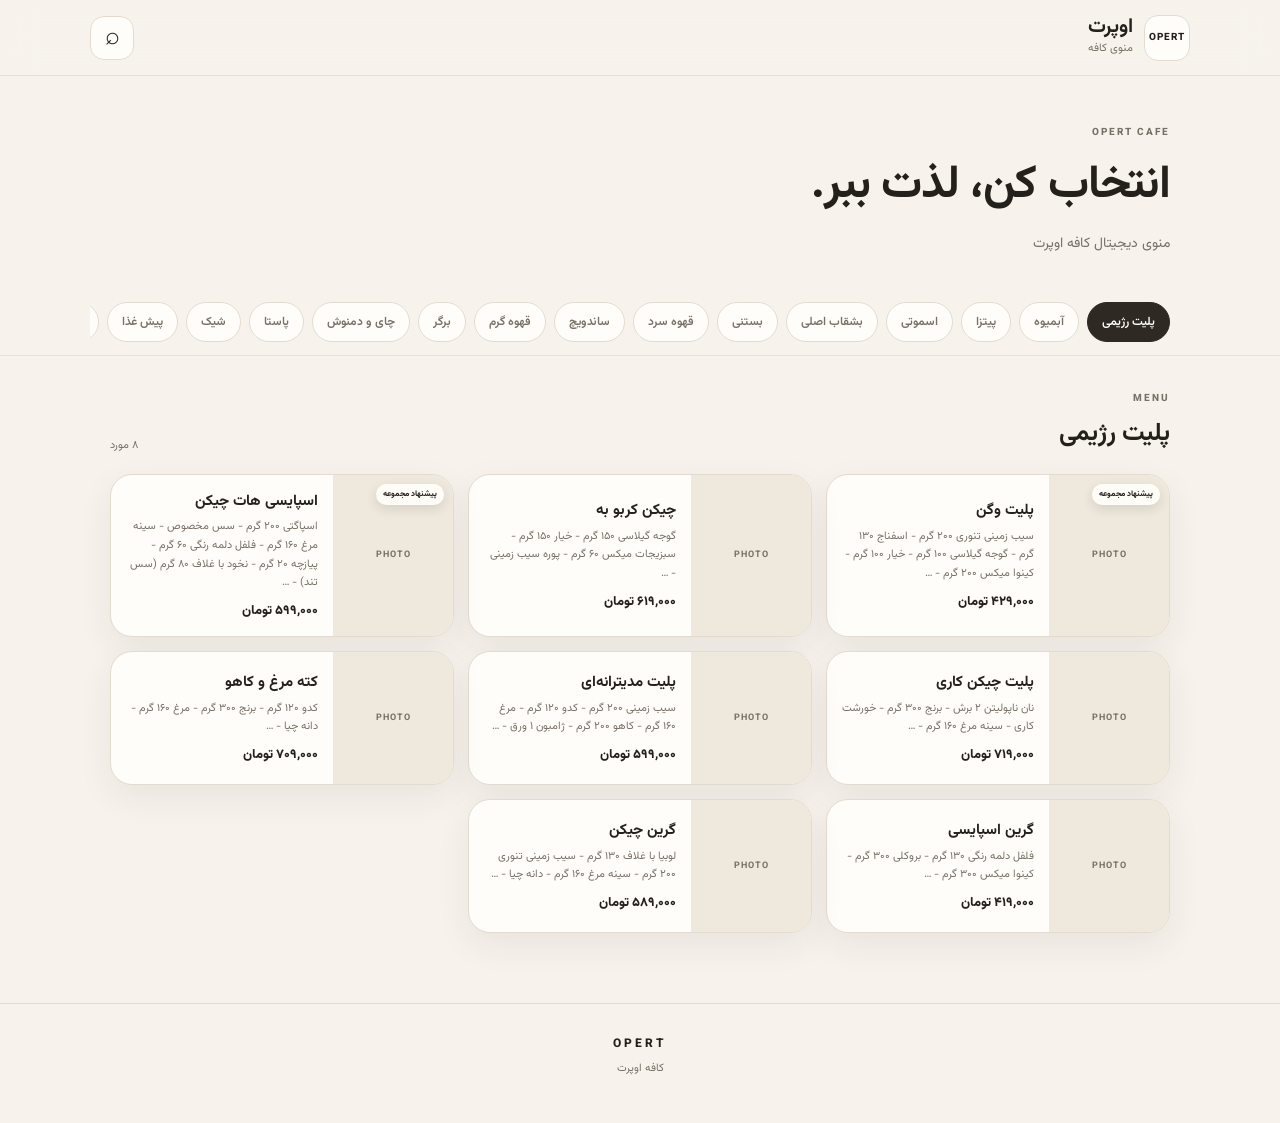
<file: index.html>
<!DOCTYPE html>
<html lang="fa" dir="rtl">
<head>
  <meta charset="UTF-8">
  <meta name="viewport" content="width=device-width, initial-scale=1.0">
  <meta name="theme-color" content="#f7f3ec">
  <meta name="description" content="منوی دیجیتال کافه اوپرت">
  <title>کافه اوپرت | منو</title>
  <link rel="stylesheet" href="style.css">
</head>
<body>
  <header class="site-header">
    <div class="brand">
      <div class="logo-placeholder" aria-label="جای لوگوی اوپرت">OPERT</div>
      <div>
        <h1>اوپرت</h1>
        <p>منوی کافه</p>
      </div>
    </div>

    <button class="search-toggle" id="searchToggle" aria-label="باز کردن جستجو" aria-expanded="false">
      <span>⌕</span>
    </button>
  </header>

  <main>
    <section class="hero">
      <p class="eyebrow">OPERT CAFE</p>
      <h2>انتخاب کن، لذت ببر.</h2>
      <p class="hero-text">منوی دیجیتال کافه اوپرت</p>
    </section>

    <section class="search-panel" id="searchPanel" hidden>
      <label for="searchInput">جستجو در منو</label>
      <div class="search-box">
        <span>⌕</span>
        <input id="searchInput" type="search" placeholder="مثلاً اسپرسو، پیتزا..." autocomplete="off">
        <button id="clearSearch" type="button" aria-label="پاک کردن جستجو">×</button>
      </div>
    </section>

    <nav class="categories" aria-label="دسته‌بندی‌های منو">
      <div class="category-scroll" id="categoryScroll"></div>
    </nav>

    <section class="menu-section">
      <div class="section-heading">
        <div>
          <p class="section-kicker">MENU</p>
          <h2 id="sectionTitle">قهوه گرم</h2>
        </div>
        <span class="item-count" id="itemCount"></span>
      </div>

      <div class="products" id="products"></div>
      <div class="empty-state" id="emptyState" hidden>
        موردی برای نمایش پیدا نشد.
      </div>
    </section>
  </main>

  <footer class="site-footer">
    <div class="footer-mark">OPERT</div>
    <p>کافه اوپرت</p>
  </footer>

  <script src="script.js"></script>
</body>
</html>
</file>
<file: style.css>
@import url('https://fonts.googleapis.com/css2?family=Vazirmatn:wght@400;500;600;700;800&display=swap');

:root {
  --bg: #f7f3ec;
  --surface: #fffdf9;
  --surface-2: #eee8dd;
  --text: #24211d;
  --muted: #777067;
  --border: #e3dbcf;
  --accent: #2e2923;
  --shadow: 0 12px 35px rgba(43, 35, 27, .07);
  --radius: 22px;
}

* {
  box-sizing: border-box;
}

html {
  scroll-behavior: smooth;
}

body {
  margin: 0;
  background: var(--bg);
  color: var(--text);
  font-family: "Vazirmatn", Tahoma, sans-serif;
  line-height: 1.7;
}

button,
input {
  font: inherit;
}

button {
  cursor: pointer;
}

.site-header {
  position: sticky;
  top: 0;
  z-index: 50;
  display: flex;
  align-items: center;
  justify-content: space-between;
  min-height: 76px;
  padding: 12px max(18px, calc((100vw - 1100px) / 2));
  background: rgba(247, 243, 236, .92);
  backdrop-filter: blur(16px);
  border-bottom: 1px solid rgba(227, 219, 207, .8);
}

.brand {
  display: flex;
  align-items: center;
  gap: 11px;
}

.logo-placeholder {
  width: 46px;
  height: 46px;
  display: grid;
  place-items: center;
  border: 1px solid var(--border);
  border-radius: 14px;
  background: var(--surface);
  font-size: 10px;
  font-weight: 800;
  letter-spacing: 1px;
}

.brand h1 {
  margin: 0;
  font-size: 20px;
  line-height: 1.1;
}

.brand p {
  margin: 2px 0 0;
  color: var(--muted);
  font-size: 11px;
}

.search-toggle {
  width: 44px;
  height: 44px;
  border: 1px solid var(--border);
  border-radius: 14px;
  background: var(--surface);
  color: var(--text);
  font-size: 25px;
  line-height: 1;
}

.hero {
  max-width: 1100px;
  margin: 0 auto;
  padding: 48px 20px 34px;
}

.eyebrow,
.section-kicker {
  margin: 0 0 6px;
  color: var(--muted);
  font-size: 10px;
  font-weight: 800;
  letter-spacing: 2px;
  direction: ltr;
  text-align: right;
}

.hero h2 {
  margin: 0;
  font-size: clamp(28px, 7vw, 46px);
  letter-spacing: -.8px;
}

.hero-text {
  margin: 8px 0 0;
  color: var(--muted);
  font-size: 14px;
}

.search-panel {
  max-width: 1100px;
  margin: -8px auto 20px;
  padding: 0 20px;
}

.search-panel label {
  display: block;
  margin-bottom: 7px;
  font-size: 12px;
  font-weight: 700;
}

.search-box {
  display: flex;
  align-items: center;
  gap: 8px;
  padding: 5px 12px;
  background: var(--surface);
  border: 1px solid var(--border);
  border-radius: 15px;
}

.search-box > span {
  font-size: 23px;
  color: var(--muted);
}

.search-box input {
  min-width: 0;
  flex: 1;
  padding: 10px 2px;
  border: 0;
  outline: 0;
  background: transparent;
  color: var(--text);
}

.search-box button {
  border: 0;
  background: transparent;
  color: var(--muted);
  font-size: 22px;
}

.categories {
  position: sticky;
  top: 76px;
  z-index: 40;
  padding: 11px 0;
  background: rgba(247, 243, 236, .94);
  backdrop-filter: blur(14px);
  border-bottom: 1px solid rgba(227, 219, 207, .7);
}

.category-scroll {
  display: flex;
  gap: 8px;
  max-width: 1100px;
  margin: 0 auto;
  padding: 0 20px 2px;
  overflow-x: auto;
  scrollbar-width: none;
}

.category-scroll::-webkit-scrollbar {
  display: none;
}

.category-btn {
  flex: 0 0 auto;
  padding: 9px 14px;
  border: 1px solid var(--border);
  border-radius: 999px;
  background: var(--surface);
  color: var(--muted);
  white-space: nowrap;
  font-size: 12px;
  font-weight: 600;
  transition: .2s ease;
}

.category-btn.active {
  background: var(--accent);
  color: #fff;
  border-color: var(--accent);
}

.menu-section {
  max-width: 1100px;
  margin: 0 auto;
  padding: 34px 20px 70px;
}

.section-heading {
  display: flex;
  align-items: end;
  justify-content: space-between;
  gap: 15px;
  margin-bottom: 18px;
}

.section-heading h2 {
  margin: 0;
  font-size: 25px;
}

.item-count {
  color: var(--muted);
  font-size: 11px;
}

.products {
  display: grid;
  grid-template-columns: 1fr;
  gap: 14px;
}

.product-card {
  display: grid;
  grid-template-columns: 108px 1fr;
  min-height: 132px;
  overflow: hidden;
  background: var(--surface);
  border: 1px solid var(--border);
  border-radius: var(--radius);
  box-shadow: var(--shadow);
}

.product-image {
  position: relative;
  min-height: 132px;
  background: var(--surface-2);
  overflow: hidden;
}

.product-image img {
  width: 100%;
  height: 100%;
  object-fit: cover;
}

.image-placeholder {
  width: 100%;
  height: 100%;
  display: grid;
  place-items: center;
  color: var(--muted);
  font-size: 9px;
  font-weight: 700;
  letter-spacing: 1px;
}

.product-info {
  display: flex;
  min-width: 0;
  flex-direction: column;
  justify-content: center;
  padding: 14px 15px;
}

.product-top {
  display: flex;
  align-items: start;
  justify-content: space-between;
  gap: 10px;
}

.product-name {
  margin: 0;
  font-size: 15px;
  font-weight: 700;
}

.product-description {
  margin: 4px 0 0;
  color: var(--muted);
  font-size: 11px;
  line-height: 1.7;
}

.product-price {
  flex: 0 0 auto;
  margin-top: 7px;
  font-size: 13px;
  font-weight: 800;
}

.empty-state {
  padding: 45px 20px;
  text-align: center;
  color: var(--muted);
  background: var(--surface);
  border: 1px dashed var(--border);
  border-radius: var(--radius);
}

.site-footer {
  padding: 30px 20px 45px;
  text-align: center;
  color: var(--muted);
  border-top: 1px solid var(--border);
}

.footer-mark {
  color: var(--text);
  font-size: 12px;
  font-weight: 800;
  letter-spacing: 3px;
  direction: ltr;
}

.site-footer p {
  margin: 5px 0 0;
  font-size: 11px;
}

@media (min-width: 700px) {
  .products {
    grid-template-columns: repeat(2, minmax(0, 1fr));
  }

  .product-card {
    grid-template-columns: 125px 1fr;
  }
}

@media (min-width: 1000px) {
  .products {
    grid-template-columns: repeat(3, minmax(0, 1fr));
  }

  .product-card {
    grid-template-columns: 120px 1fr;
  }
}

[hidden] {
  display: none !important;
}
.featured-badge {
  position: absolute;
  top: 9px;
  right: 9px;
  padding: 4px 7px;
  border-radius: 999px;
  background: rgba(255, 253, 249, .94);
  color: var(--text);
  font-size: 8px;
  font-weight: 800;
  box-shadow: 0 4px 12px rgba(43, 35, 27, .12);
}
</file>
